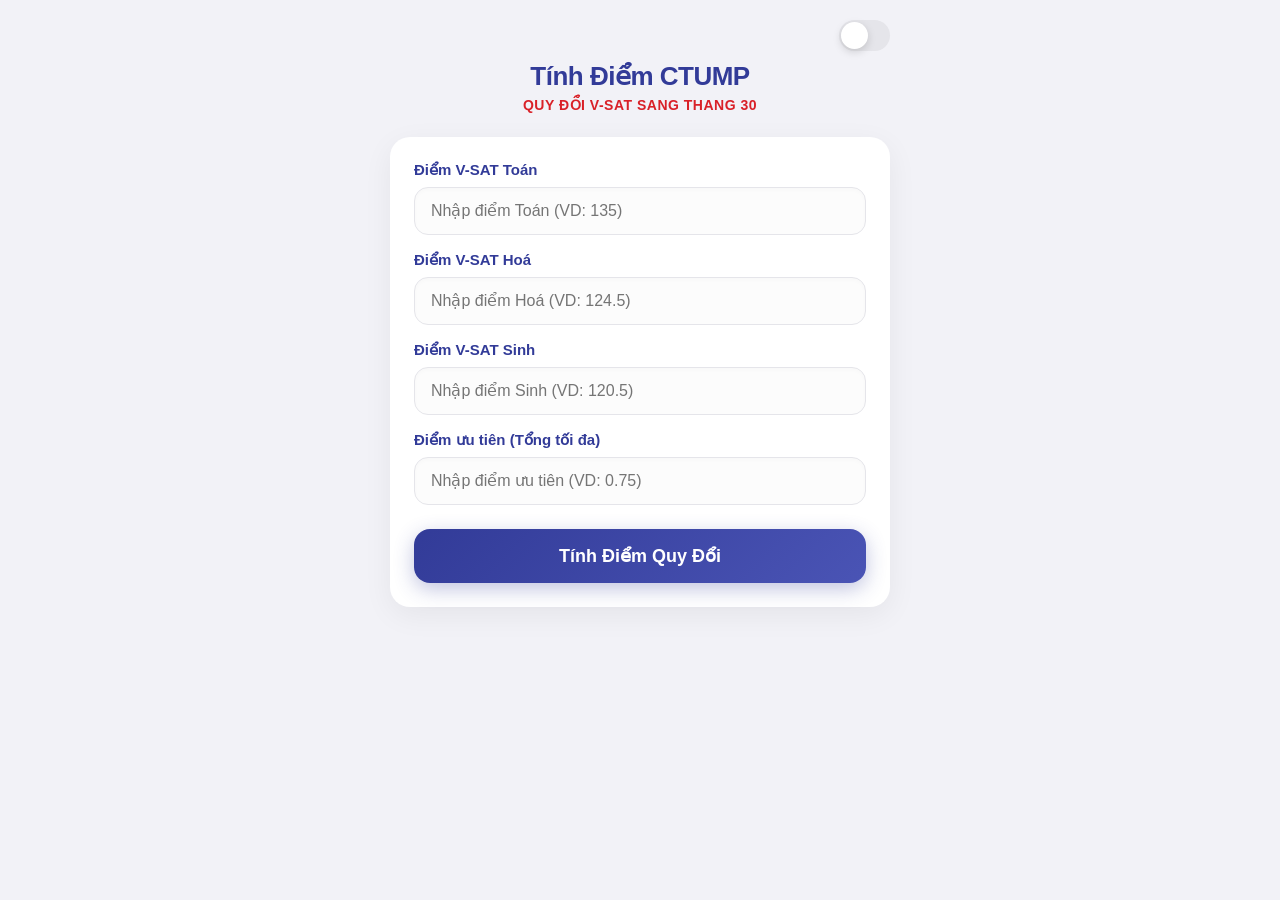
<file: vsatctumppro.html>
<!DOCTYPE html>
<html lang="vi">
<head>
    <meta charset="UTF-8">
    <meta name="viewport" content="width=device-width, initial-scale=1.0, maximum-scale=1.0, user-scalable=no">
    <title>CTUMP V-SAT Calculator</title>
    <style>
        /* Cấu hình màu sắc dạng biến để xử lý Dark Mode */
        :root {
            --ctump-blue: #323b98;
            --ctump-red: #d92128;
            --bg: #f2f2f7;
            --card-bg: #ffffff;
            --text: #1c1c1e;
            --text-muted: #8e8e93;
            --radius: 20px;
            --border-color: #e5e5ea;
            --input-bg: #fcfcfc;
            --highlight-bg: #f4f5fa;
            --major-item-bg: #fafafa;
        }

        /* Khi kích hoạt chế độ tối */
        [data-theme="dark"] {
            --bg: #1c1c1e;
            --card-bg: #2c2c2e;
            --text: #f2f2f7;
            --text-muted: #aeaea3;
            --border-color: #3a3a3c;
            --input-bg: #1c1c1e;
            --highlight-bg: #3a3a3c;
            --major-item-bg: #2c2c2e;
        }
        
        * {
            box-sizing: border-box;
            -webkit-tap-highlight-color: transparent;
            transition: background-color 0.3s ease, color 0.3s ease, border-color 0.3s ease;
        }

        body {
            font-family: -apple-system, BlinkMacSystemFont, "Segoe UI", Roboto, Helvetica, Arial, sans-serif;
            background-color: var(--bg);
            color: var(--text);
            margin: 0;
            padding: 20px;
            -webkit-font-smoothing: antialiased;
        }

        .container {
            max-width: 500px;
            margin: 0 auto;
            position: relative;
        }

        /* Khung công tắc Dark Mode phong cách iOS */
        .theme-switch-wrapper {
            display: flex;
            justify-content: flex-end;
            align-items: center;
            margin-bottom: 10px;
        }
        .theme-switch {
            position: relative;
            display: inline-block;
            width: 51px;
            height: 31px;
        }
        .theme-switch input {
            opacity: 0;
            width: 0;
            height: 0;
        }
        .slider {
            position: absolute;
            cursor: pointer;
            top: 0; left: 0; right: 0; bottom: 0;
            background-color: #e5e5ea;
            transition: .4s;
            border-radius: 34px;
        }
        .slider:before {
            position: absolute;
            content: "";
            height: 27px;
            width: 27px;
            left: 2px;
            bottom: 2px;
            background-color: white;
            transition: .4s;
            border-radius: 50%;
            box-shadow: 0 3px 8px rgba(0,0,0,0.15);
        }
        input:checked + .slider {
            background-color: #34c759; /* Màu xanh lá chuẩn công tắc iOS */
        }
        input:checked + .slider:before {
            transform: translateX(20px);
        }

        .header {
            text-align: center;
            margin-bottom: 24px;
            animation: fadeIn 0.8s ease-out;
        }

        .header h1 {
            color: var(--ctump-blue);
            margin: 0 0 5px 0;
            font-size: 26px;
            font-weight: 800;
            letter-spacing: -0.5px;
        }
        [data-theme="dark"] .header h1 {
            color: #5d67d4; /* Sáng màu xanh lên tí ở chế độ tối để dễ đọc */
        }

        .header p {
            color: var(--ctump-red);
            margin: 0;
            font-weight: 600;
            font-size: 14px;
            text-transform: uppercase;
            letter-spacing: 0.5px;
        }

        .card {
            background: var(--card-bg);
            border-radius: var(--radius);
            padding: 24px;
            box-shadow: 0 8px 30px rgba(0,0,0,0.06);
            margin-bottom: 20px;
        }

        .input-group {
            margin-bottom: 16px;
        }

        .input-group label {
            display: block;
            font-weight: 600;
            margin-bottom: 8px;
            font-size: 15px;
            color: var(--ctump-blue);
        }
        [data-theme="dark"] .input-group label {
            color: #8a93ff;
        }

        .input-group input {
            width: 100%;
            padding: 14px 16px;
            border-radius: 14px;
            border: 1.5px solid var(--border-color);
            background: var(--input-bg);
            font-size: 16px;
            font-family: inherit;
            color: var(--text);
            outline: none;
            box-shadow: inset 0 2px 4px rgba(0,0,0,0.02);
        }

        .input-group input:focus {
            border-color: var(--ctump-blue);
            background: var(--card-bg);
            box-shadow: 0 0 0 4px rgba(50, 59, 152, 0.15);
        }

        .btn {
            width: 100%;
            padding: 16px;
            border-radius: 16px;
            background: linear-gradient(135deg, var(--ctump-blue), #4a54b5);
            color: white;
            font-size: 18px;
            font-weight: 700;
            border: none;
            cursor: pointer;
            box-shadow: 0 6px 20px rgba(50, 59, 152, 0.3);
            transition: transform 0.2s cubic-bezier(0.2, 0.8, 0.2, 1), box-shadow 0.2s;
            margin-top: 8px;
        }

        .btn:active {
            transform: scale(0.96);
            box-shadow: 0 2px 10px rgba(50, 59, 152, 0.2);
        }

        .results-card {
            display: none;
            opacity: 0;
            transform: translateY(20px);
        }

        .results-card.show {
            display: block;
            animation: slideUp 0.6s cubic-bezier(0.16, 1, 0.3, 1) forwards;
        }

        @keyframes slideUp {
            to { opacity: 1; transform: translateY(0); }
        }

        @keyframes fadeIn {
            from { opacity: 0; transform: scale(0.95); }
            to { opacity: 1; transform: scale(1); }
        }

        .section-title {
            color: var(--ctump-red);
            font-size: 18px;
            font-weight: 700;
            border-bottom: 2px solid var(--bg);
            padding-bottom: 12px;
            margin-top: 0;
            margin-bottom: 16px;
        }

        .result-row {
            display: flex;
            justify-content: space-between;
            align-items: center;
            padding: 12px 0;
            font-size: 15px;
            border-bottom: 1px solid var(--border-color);
        }

        .result-row:last-child { border-bottom: none; }
        .result-row .label { color: var(--text-muted); font-weight: 500; }
        .result-row .value { font-weight: 600; color: var(--text); }

        .highlight-row {
            background: var(--highlight-bg);
            margin: 10px -10px;
            padding: 14px 10px;
            border-radius: 12px;
            border-bottom: none;
        }
        
        .highlight-row .label { color: var(--ctump-blue); font-weight: 600; }
        [data-theme="dark"] .highlight-row .label { color: #8a93ff; }
        .highlight-row .value { color: var(--ctump-red); font-size: 18px; font-weight: 700; }

        .final-row {
            background: rgba(50, 59, 152, 0.12);
            margin: 16px -10px 0 -10px;
            padding: 16px 10px;
            border-radius: 14px;
        }
        .final-row .label { color: var(--ctump-blue); font-weight: 700; font-size: 16px; }
        [data-theme="dark"] .final-row .label { color: #8a93ff; }
        .final-row .value { color: var(--ctump-blue); font-size: 22px; font-weight: 800; }
        [data-theme="dark"] .final-row .value { color: #8a93ff; }

        .majors-list {
            margin-top: 20px;
            display: flex;
            flex-direction: column;
            gap: 12px;
        }

        .major-item {
            background: var(--major-item-bg);
            padding: 16px;
            border-radius: 16px;
            font-size: 15px;
            font-weight: 600;
            border: 1.5px solid var(--border-color);
            transition: transform 0.2s;
            box-shadow: 0 2px 8px rgba(0,0,0,0.02);
        }

        .major-item:active {
            transform: scale(0.98);
        }

        .major-item.positive {
            background: #f0fdf4;
            border-color: #bbf7d0;
            color: #166534;
        }
        [data-theme="dark"] .major-item.positive {
            background: #14321a;
            border-color: #166534;
            color: #4ade80;
        }

        .major-item.negative {
            background: #fef2f2;
            border-color: #fecaca;
            color: #991b1b;
        }
        [data-theme="dark"] .major-item.negative {
            background: #3b1818;
            border-color: #7f1d1d;
            color: #f87171;
        }
    </style>
</head>
<body>

<div class="container">
    <!-- Nút gạt đổi Dark Mode -->
    <div class="theme-switch-wrapper">
        <label class="theme-switch" for="checkbox">
            <input type="checkbox" id="checkbox" />
            <div class="slider"></div>
        </label>
    </div>

    <div class="header">
        <h1>Tính Điểm CTUMP</h1>
        <p>Quy đổi V-SAT sang thang 30</p>
    </div>

    <div class="card">
        <div class="input-group">
            <label for="math">Điểm V-SAT Toán</label>
            <input type="number" id="math" step="0.01" placeholder="Nhập điểm Toán (VD: 135)">
        </div>
        <div class="input-group">
            <label for="chem">Điểm V-SAT Hoá</label>
            <input type="number" id="chem" step="0.01" placeholder="Nhập điểm Hoá (VD: 124.5)">
        </div>
        <div class="input-group">
            <label for="bio">Điểm V-SAT Sinh</label>
            <input type="number" id="bio" step="0.01" placeholder="Nhập điểm Sinh (VD: 120.5)">
        </div>
        <div class="input-group">
            <label for="prio">Điểm ưu tiên (Tổng tối đa)</label>
            <input type="number" id="prio" step="0.01" placeholder="Nhập điểm ưu tiên (VD: 0.75)">
        </div>
        <button class="btn" onclick="calculate()">Tính Điểm Quy Đổi</button>
    </div>

    <div class="results-card card" id="results">
        <h2 class="section-title">Kết quả chi tiết</h2>
        
        <div class="result-row"><span class="label">Điểm V-SAT Toán gốc:</span> <span class="value" id="r-math-raw">0</span></div>
        <div class="result-row"><span class="label">Điểm V-SAT Hoá gốc:</span> <span class="value" id="r-chem-raw">0</span></div>
        <div class="result-row"><span class="label">Điểm V-SAT Sinh gốc:</span> <span class="value" id="r-bio-raw">0</span></div>
        <div class="result-row highlight-row"><span class="label">Tổng điểm V-SAT gốc:</span> <span class="value" id="r-total-raw">0</span></div>

        <div class="result-row" style="margin-top: 10px;"><span class="label">Điểm quy đổi Toán:</span> <span class="value" id="r-math-conv">0</span></div>
        <div class="result-row"><span class="label">Điểm quy đổi Hoá:</span> <span class="value" id="r-chem-conv">0</span></div>
        <div class="result-row"><span class="label">Điểm quy đổi Sinh:</span> <span class="value" id="r-bio-conv">0</span></div>
        <div class="result-row highlight-row"><span class="label">Điểm tổng ba môn sau quy đổi:</span> <span class="value" id="r-total-conv">0</span></div>

        <div class="result-row" style="margin-top: 10px;"><span class="label">Điểm ưu tiên áp dụng:</span> <span class="value" id="r-prio">0</span></div>
        <div class="result-row final-row">
            <span class="label">Điểm xét tuyển cuối cùng:</span> 
            <span class="value" id="r-final">0</span>
        </div>

        <h2 class="section-title" style="margin-top: 32px;">Khoảng cách điểm chuẩn năm ngoái</h2>
        <div class="majors-list" id="majors-list"></div>
    </div>
</div>

<script>
    // Xử lý logic Dark Mode qua công tắc và hệ thống
    const toggleSwitch = document.querySelector('.theme-switch input[type="checkbox"]');
    const currentTheme = localStorage.getItem('theme');

    // Kiểm tra cài đặt cũ hoặc hệ thống
    if (currentTheme) {
        document.documentElement.setAttribute('data-theme', currentTheme);
        if (currentTheme === 'dark') {
            toggleSwitch.checked = true;
        }
    } else {
        const prefersDark = window.matchMedia('(prefers-color-scheme: dark)').matches;
        if (prefersDark) {
            document.documentElement.setAttribute('data-theme', 'dark');
            toggleSwitch.checked = true;
        }
    }

    function switchTheme(e) {
        if (e.target.checked) {
            document.documentElement.setAttribute('data-theme', 'dark');
            localStorage.setItem('theme', 'dark');
        } else {
            document.documentElement.setAttribute('data-theme', 'light');
            localStorage.setItem('theme', 'light');
        }    
    }
    toggleSwitch.addEventListener('change', switchTheme, false);


    // CẬP NHẬT BẢNG QUY ĐỔI MỚI THEO TÀI LIỆU 2026
    const math_table = [
        [144, 150, 9.5, 10],
        [140.5, 144, 9.5, 9.5],
        [136.5, 140.5, 9, 9.5],
        [129.5, 136.5, 9, 9],
        [122.5, 129.5, 8.5, 9],
        [113, 122.5, 8.25, 8.5],
        [105.5, 113, 7.75, 8.25],
        [98.5, 105.5, 7.5, 7.75],
        [92.5, 98.5, 7.25, 7.5],
        [86, 92.5, 6.75, 7.25],
        [79, 86, 6.25, 6.75],
        [71.5, 79, 5.75, 6.25],
        [61, 71.5, 5, 5.75],
        [0, 61, 0, 5]
    ];

    const chem_table = [
        [140, 150, 9.5, 10],
        [136.5, 140, 9.25, 9.5],
        [132, 136.5, 9.25, 9.25],
        [125, 132, 8.75, 9.25],
        [117, 125, 8.5, 8.75],
        [107, 117, 8, 8.5],
        [99, 107, 7.75, 8],
        [92.5, 99, 7.35, 7.75],
        [86, 92.5, 7, 7.35],
        [80, 86, 6.6, 7],
        [73, 80, 6.1, 6.6],
        [66, 73, 5.5, 6.1],
        [57, 66, 4.75, 5.5],
        [0, 57, 0, 4.75]
    ];

    const bio_table = [
        [138, 150, 9.75, 10],
        [135, 138, 9.5, 9.75],
        [131, 135, 9.25, 9.5],
        [125, 131, 8.75, 9.25],
        [118.5, 125, 8.25, 8.75],
        [109, 118.5, 7.75, 8.25],
        [102, 109, 7.25, 7.75],
        [96, 102, 6.85, 7.25],
        [90.25, 96, 6.5, 6.85],
        [84, 90.25, 6.1, 6.5],
        [78, 84, 5.75, 6.1],
        [71, 78, 5.35, 5.75],
        [62, 71, 4.75, 5.35],
        [0, 62, 0, 4.75]
    ];

    const majors = [
        { name: "Y khoa", score: 23.88 },
        { name: "Răng hàm mặt", score: 23.35 },
        { name: "Dược học", score: 20.80 },
        { name: "Y học cổ truyền", score: 19.50 },
        { name: "Kỹ thuật Xét nghiệm y học", score: 19.40 },
        { name: "Kỹ thuật Hình ảnh y học", score: 18.88 },
        { name: "Kỹ thuật Y sinh", score: 18.85 },
        { name: "Điều dưỡng", score: 18.60 },
        { name: "Y học dự phòng", score: 17.00 },
        { name: "Hộ sinh", score: 17.00 },
        { name: "Dinh dưỡng", score: 17.00 },
        { name: "Y tế công cộng", score: 17.00 }
    ];

    majors.sort((a, b) => b.score - a.score);

    function round2(num) {
        return Math.round((num + Number.EPSILON) * 100) / 100;
    }

    function formatNum(num) {
        return num.toFixed(2).replace('.', ',');
    }

    function convert(x, table) {
        for (let i = 0; i < table.length; i++) {
            let [a, b, c, d] = table[i];
            if (x > a && x <= b) {
                return c + ((x - a) / (b - a)) * (d - c);
            }
        }
        if (x > table[0][1]) return table[0][3];
        return table[table.length - 1][2];
    }

    function calculate() {
        let m = parseFloat(document.getElementById('math').value);
        let c = parseFloat(document.getElementById('chem').value);
        let b = parseFloat(document.getElementById('bio').value);
        let p = parseFloat(document.getElementById('prio').value) || 0;

        if (isNaN(m) || isNaN(c) || isNaN(b)) {
            alert('Vui lòng nhập đầy đủ điểm V-SAT gốc của 3 môn Toán, Hoá, Sinh.');
            return;
        }

        let mConv = round2(convert(m, math_table));
        let cConv = round2(convert(c, chem_table));
        let bConv = round2(convert(b, bio_table));

        let totalConv = round2(mConv + cConv + bConv);

        let pFinal = 0;
        if (totalConv < 22.5) {
            pFinal = p;
        } else {
            pFinal = ((30 - totalConv) / 7.5) * p;
        }
        pFinal = round2(pFinal);

        let finalScore = round2(totalConv + pFinal);

        document.getElementById('r-math-raw').innerText = m;
        document.getElementById('r-chem-raw').innerText = c;
        document.getElementById('r-bio-raw').innerText = b;
        document.getElementById('r-total-raw').innerText = round2(m + c + b);

        document.getElementById('r-math-conv').innerText = formatNum(mConv);
        document.getElementById('r-chem-conv').innerText = formatNum(cConv);
        document.getElementById('r-bio-conv').innerText = formatNum(bConv);
        document.getElementById('r-total-conv').innerText = formatNum(totalConv);

        document.getElementById('r-prio').innerText = formatNum(pFinal);
        document.getElementById('r-final').innerText = formatNum(finalScore);

        let ml = document.getElementById('majors-list');
        ml.innerHTML = '';
        majors.forEach(mj => {
            let diff = round2(finalScore - mj.score);
            let diffStr = diff >= 0 ? formatNum(diff) : "-" + formatNum(Math.abs(diff));
            let cls = diff >= 0 ? "positive" : "negative";
            
            let html = `<div class="major-item ${cls}">
                Ngành: ${mj.name} ( chênh lệch ${diffStr} điểm ( ${formatNum(mj.score)} )
            </div>`;
            ml.insertAdjacentHTML('beforeend', html);
        });

        let resCard = document.getElementById('results');
        resCard.classList.remove('show');
        void resCard.offsetWidth; 
        resCard.classList.add('show');
    }
</script>
</body>
</html>
</file>
